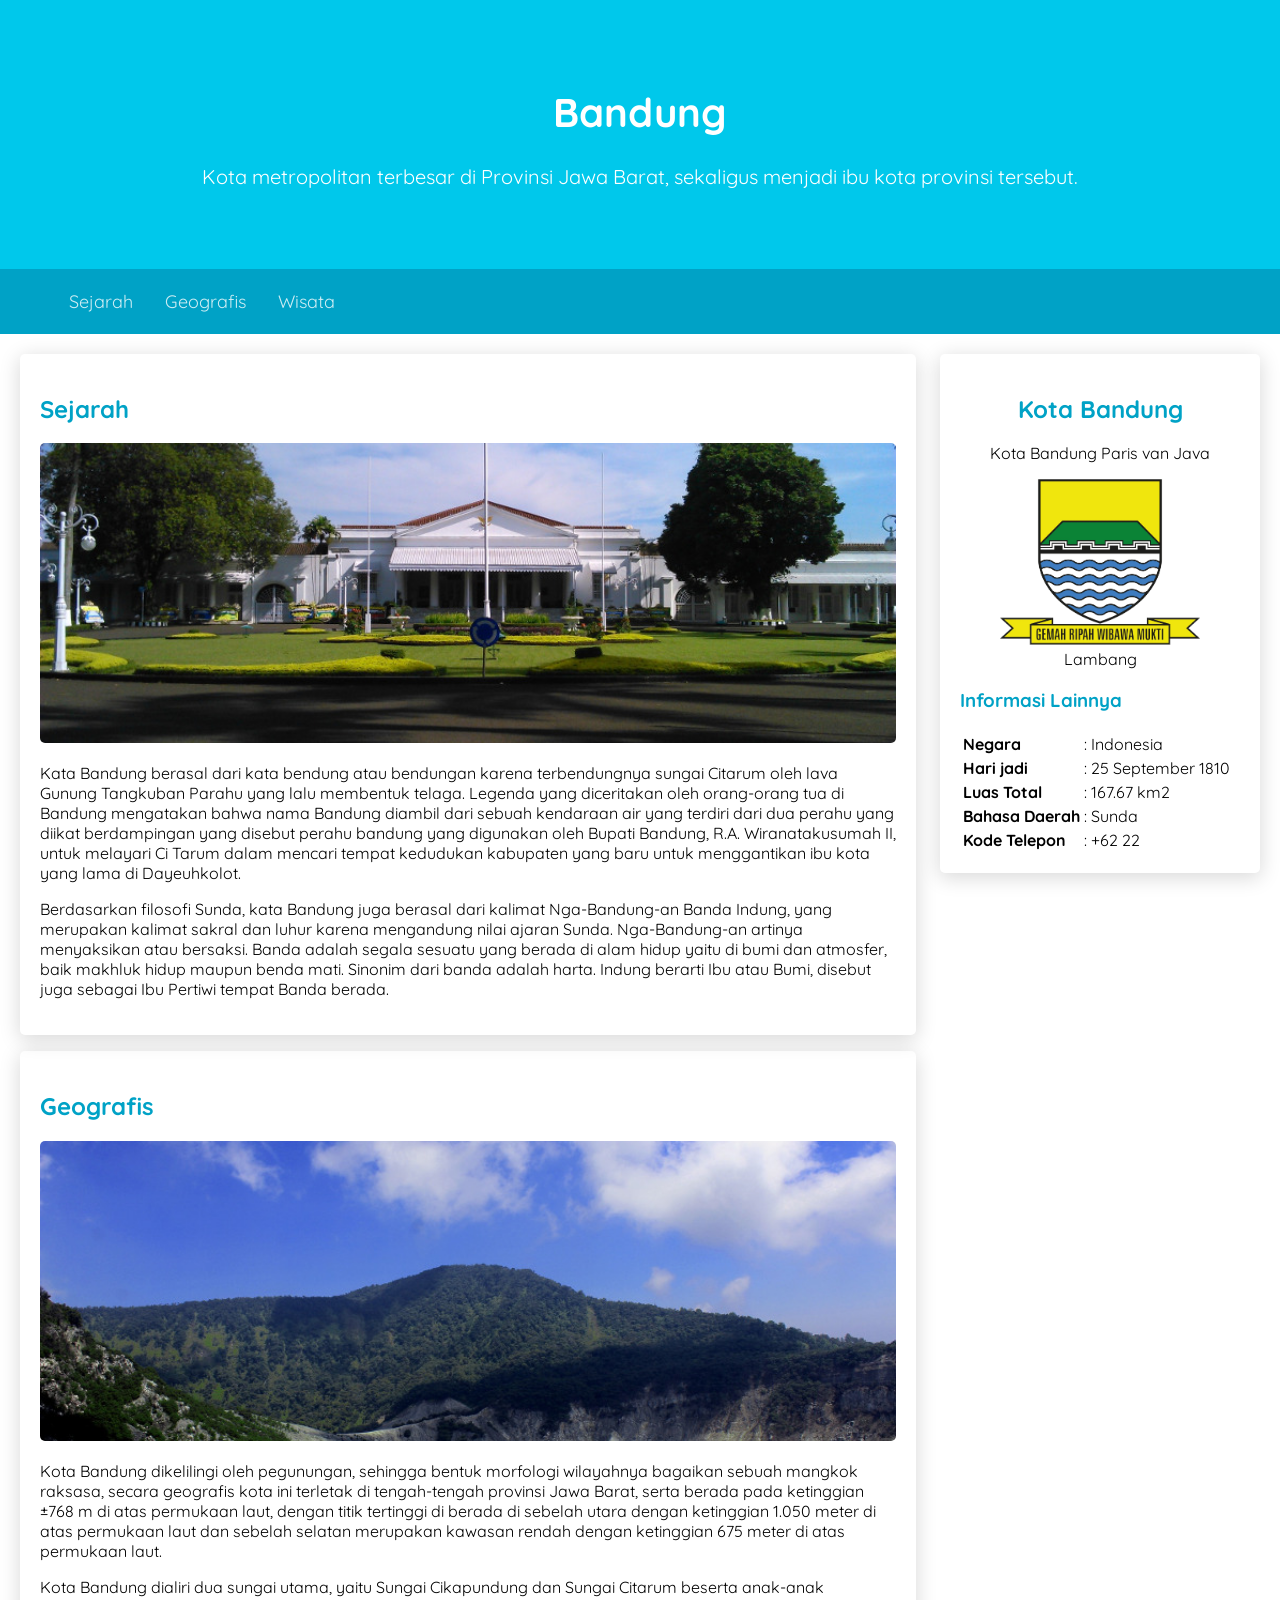
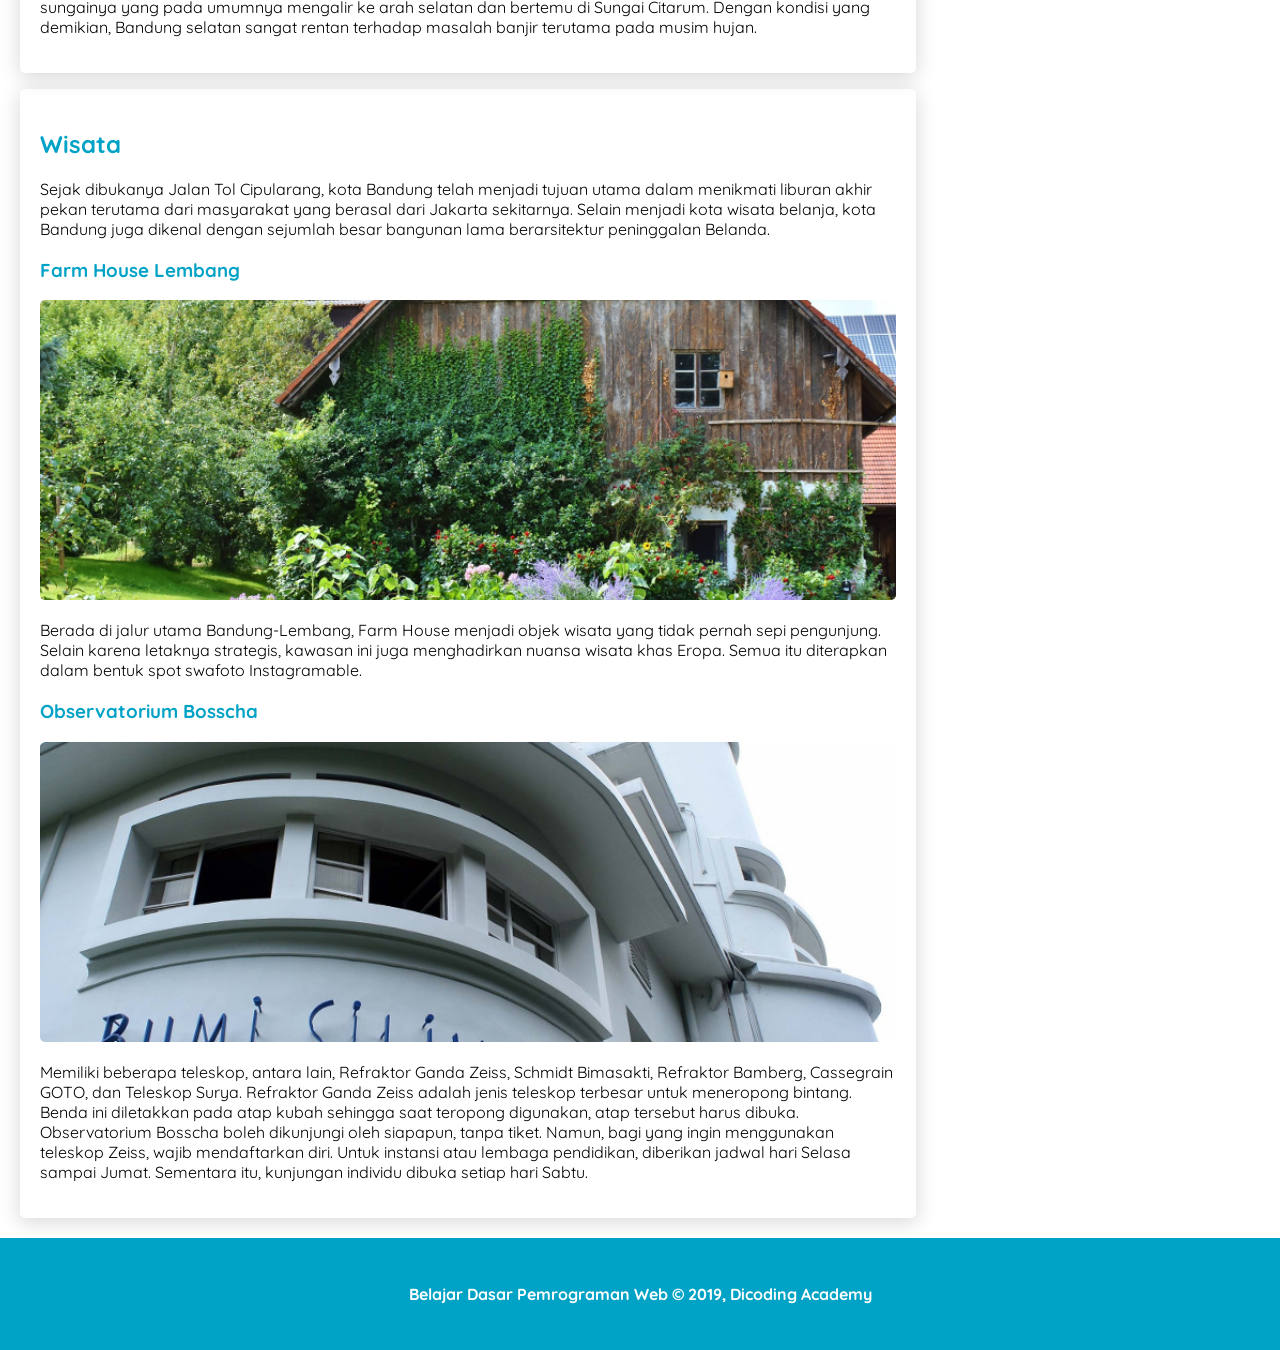
<file: index.html>
<!DOCTYPE html>
<html lang="en">

<head>
    <meta charset="UTF-8">
    <meta name="viewport" content="width=device-width, initial-scale=1.0">
    <title>Halaman Profil Bandung</title>

    <link rel="stylesheet" href="style.css">

    <link rel="preconnect" href="https://fonts.googleapis.com">
    <link rel="preconnect" href="https://fonts.gstatic.com" crossorigin>
    <link href="https://fonts.googleapis.com/css2?family=Quicksand:wght@300..700&display=swap" rel="stylesheet">
</head>

<body>
    <header>
        <div class="jumbotron">
            <h1>Bandung</h1>
            <p>Kota metropolitan terbesar di Provinsi Jawa Barat, sekaligus menjadi ibu kota provinsi tersebut.</p>
        </div>
        <nav>
            <ul>
                <li>
                    <a href="#sejarah">Sejarah</a>
                </li>
                <li>
                    <a href="#geografis">Geografis</a>
                </li>
                <li>
                    <a href="#wisata">Wisata</a>
                </li>
            </ul>
        </nav>
    </header>

    <main>
        <div id="content">
            <article id="sejarah" class="card">
                <h2>Sejarah</h2>
                <img src="/img/history.jpg" alt="Sejarah" class="featured-image">
                <p> Kata Bandung berasal dari kata bendung atau bendungan karena terbendungnya sungai Citarum oleh lava
                    Gunung
                    Tangkuban Parahu yang lalu membentuk telaga. Legenda yang diceritakan oleh orang-orang tua di
                    Bandung
                    mengatakan
                    bahwa nama Bandung diambil dari sebuah kendaraan air yang terdiri dari dua perahu yang diikat
                    berdampingan
                    yang
                    disebut perahu bandung yang digunakan oleh Bupati Bandung, R.A. Wiranatakusumah II, untuk melayari
                    Ci
                    Tarum
                    dalam mencari tempat kedudukan kabupaten yang baru untuk menggantikan ibu kota yang lama di
                    Dayeuhkolot.
                </p>

                <p> Berdasarkan filosofi Sunda, kata Bandung juga berasal dari kalimat Nga-Bandung-an Banda Indung, yang
                    merupakan
                    kalimat sakral dan luhur karena mengandung nilai ajaran Sunda. Nga-Bandung-an artinya menyaksikan
                    atau
                    bersaksi.
                    Banda adalah segala sesuatu yang berada di alam hidup yaitu di bumi dan atmosfer, baik makhluk hidup
                    maupun
                    benda mati. Sinonim dari banda adalah harta. Indung berarti Ibu atau Bumi, disebut juga sebagai Ibu
                    Pertiwi
                    tempat Banda berada.</p>
            </article>

            <article id="geografis" class="card">
                <h2>Geografis</h2>
                <img src="/img/geografis.jpg" alt="Geografis" class="featured-image">
                <p> Kota Bandung dikelilingi oleh pegunungan, sehingga bentuk morfologi wilayahnya bagaikan sebuah
                    mangkok
                    raksasa,
                    secara geografis kota ini terletak di tengah-tengah provinsi Jawa Barat, serta berada pada
                    ketinggian
                    ±768 m
                    di
                    atas permukaan laut, dengan titik tertinggi di berada di sebelah utara dengan ketinggian 1.050 meter
                    di
                    atas
                    permukaan laut dan sebelah selatan merupakan kawasan rendah dengan ketinggian 675 meter di atas
                    permukaan
                    laut.
                </p>

                <p> Kota Bandung dialiri dua sungai utama, yaitu Sungai Cikapundung dan Sungai Citarum beserta anak-anak
                    sungainya
                    yang pada umumnya mengalir ke arah selatan dan bertemu di Sungai Citarum. Dengan kondisi yang
                    demikian,
                    Bandung
                    selatan sangat rentan terhadap masalah banjir terutama pada musim hujan.</p>
            </article>

            <article id="wisata" class="card">
                <h2>Wisata</h2>
                <p> Sejak dibukanya Jalan Tol Cipularang, kota Bandung telah menjadi tujuan utama dalam menikmati
                    liburan
                    akhir
                    pekan terutama dari masyarakat yang berasal dari Jakarta sekitarnya. Selain menjadi kota wisata
                    belanja,
                    kota
                    Bandung juga dikenal dengan sejumlah besar bangunan lama berarsitektur peninggalan Belanda.</p>
                <section>
                    <h3>Farm House Lembang</h3>
                    <img src="/img/farm-house.jpg" alt="Farm House Lembang" class="featured-image">
                    <p> Berada di jalur utama Bandung-Lembang, Farm House menjadi objek wisata yang tidak pernah sepi
                        pengunjung.
                        Selain
                        karena letaknya strategis, kawasan ini juga menghadirkan nuansa wisata khas Eropa. Semua itu
                        diterapkan
                        dalam
                        bentuk spot swafoto Instagramable.</p>
                </section>

                <section>
                    <h3>Observatorium Bosscha</h3>
                    <img src="/img/bosscha.jpg" alt="Observatorium Bosscha" class="featured-image">
                    <p> Memiliki beberapa teleskop, antara lain, Refraktor Ganda Zeiss, Schmidt Bimasakti, Refraktor
                        Bamberg,
                        Cassegrain
                        GOTO, dan Teleskop Surya. Refraktor Ganda Zeiss adalah jenis teleskop terbesar untuk meneropong
                        bintang.
                        Benda
                        ini diletakkan pada atap kubah sehingga saat teropong digunakan, atap tersebut harus dibuka.
                        Observatorium
                        Bosscha boleh dikunjungi oleh siapapun, tanpa tiket. Namun, bagi yang ingin menggunakan teleskop
                        Zeiss,
                        wajib
                        mendaftarkan diri. Untuk instansi atau lembaga pendidikan, diberikan jadwal hari Selasa sampai
                        Jumat.
                        Sementara
                        itu, kunjungan individu dibuka setiap hari Sabtu.</p>
                </section>
            </article>
        </div>

        <aside>
            <article class="profile card">
                <header>
                    <h2>Kota Bandung</h2>
                    <p>Kota Bandung Paris van Java</p>
                    <figure>
                        <img src="/img/bandung-logo.png" style="width: 200px;" alt="bandung-logo">
                        <figcaption>Lambang</figcaption>
                    </figure>
                </header>

                <section>
                    <h3>Informasi Lainnya</h3>

                    <table>
                        <tr>
                            <th>Negara</th>
                            <td>:</td>
                            <td>Indonesia</td>
                        </tr>

                        <tr>
                            <th>Hari jadi</th>
                            <td>:</td>
                            <td>25 September 1810</td>
                        </tr>

                        <tr>
                            <th>Luas Total</th>
                            <td>:</td>
                            <td>167.67 km2</td>
                        </tr>

                        <tr>
                            <th>Bahasa Daerah</th>
                            <td>:</td>
                            <td>Sunda</td>
                        </tr>

                        <tr>
                            <th>Kode Telepon</th>
                            <td>:</td>
                            <td>+62 22</td>
                        </tr>

                    </table>

                </section>
            </article>
        </aside>
    </main>

    <footer>
        <p>Belajar Dasar Pemrograman Web &#169; 2019, Dicoding Academy</p>
    </footer>
</body>

</html>
</file>
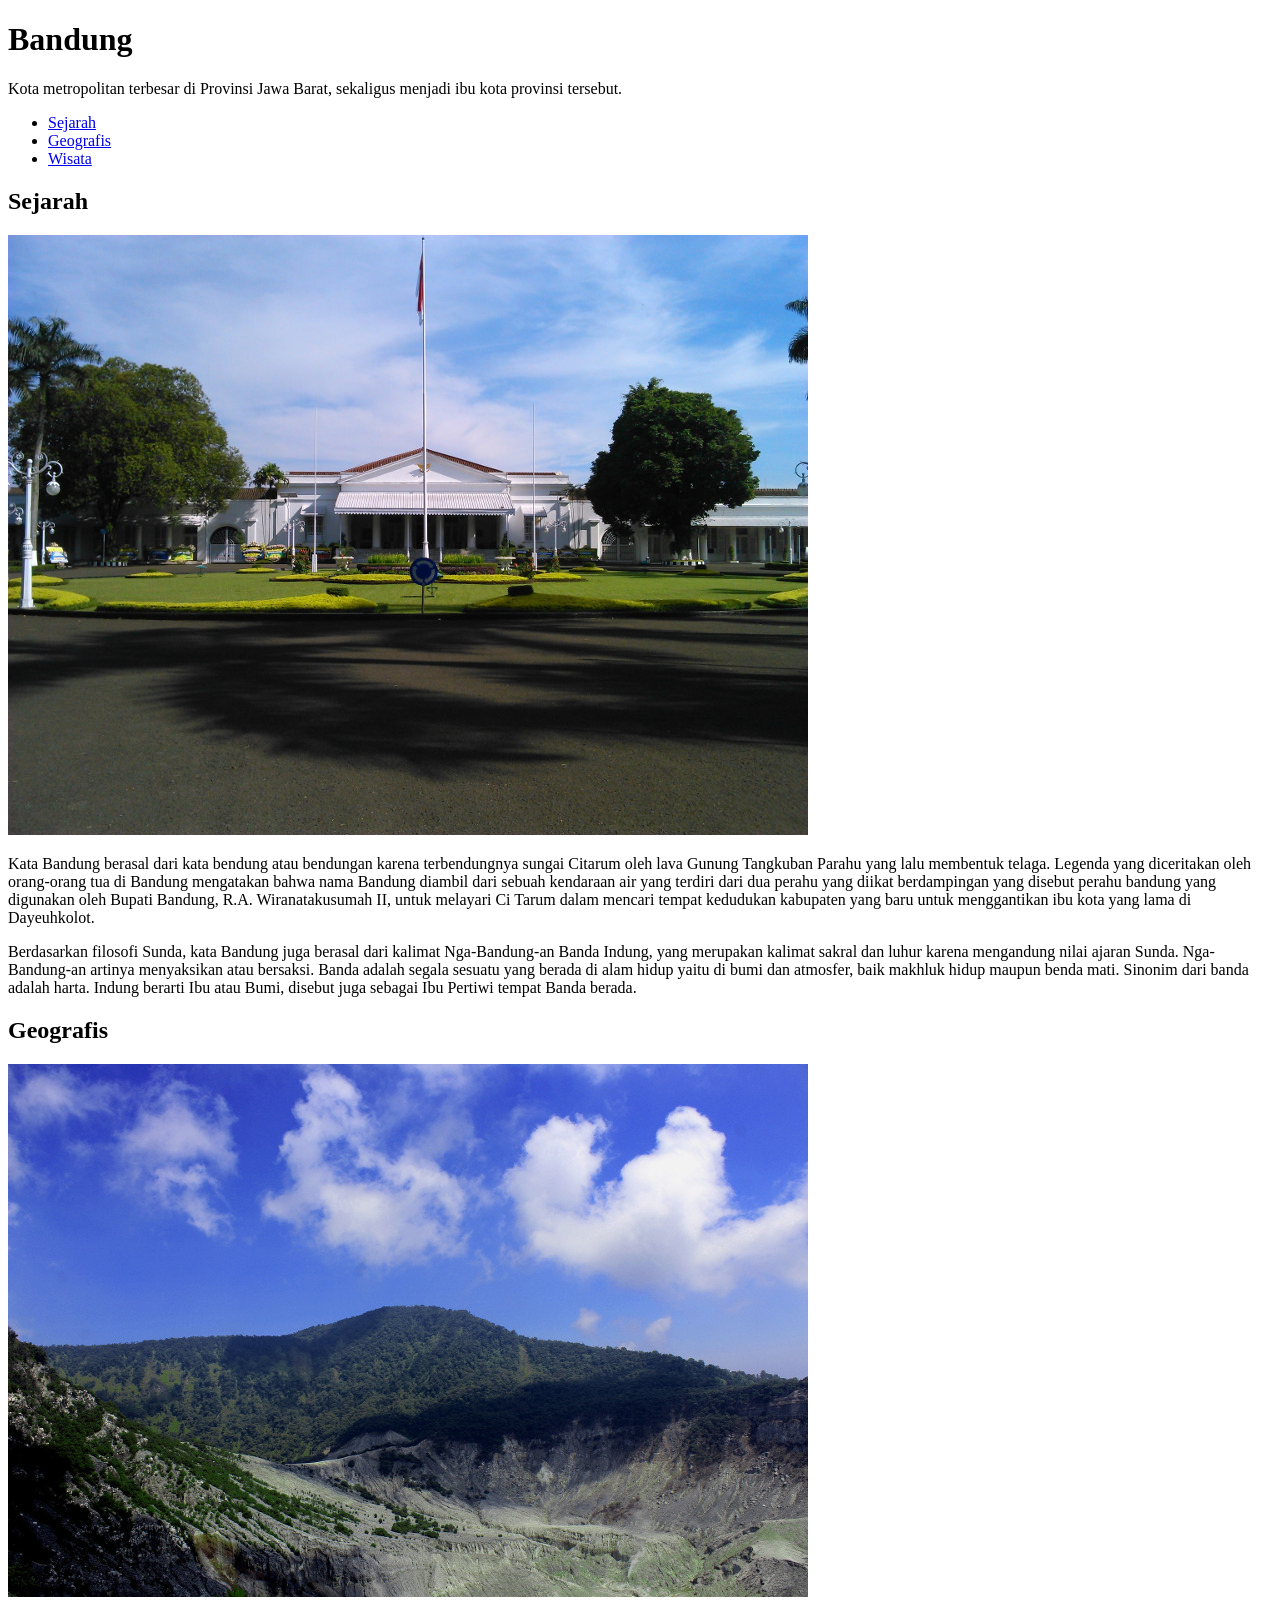
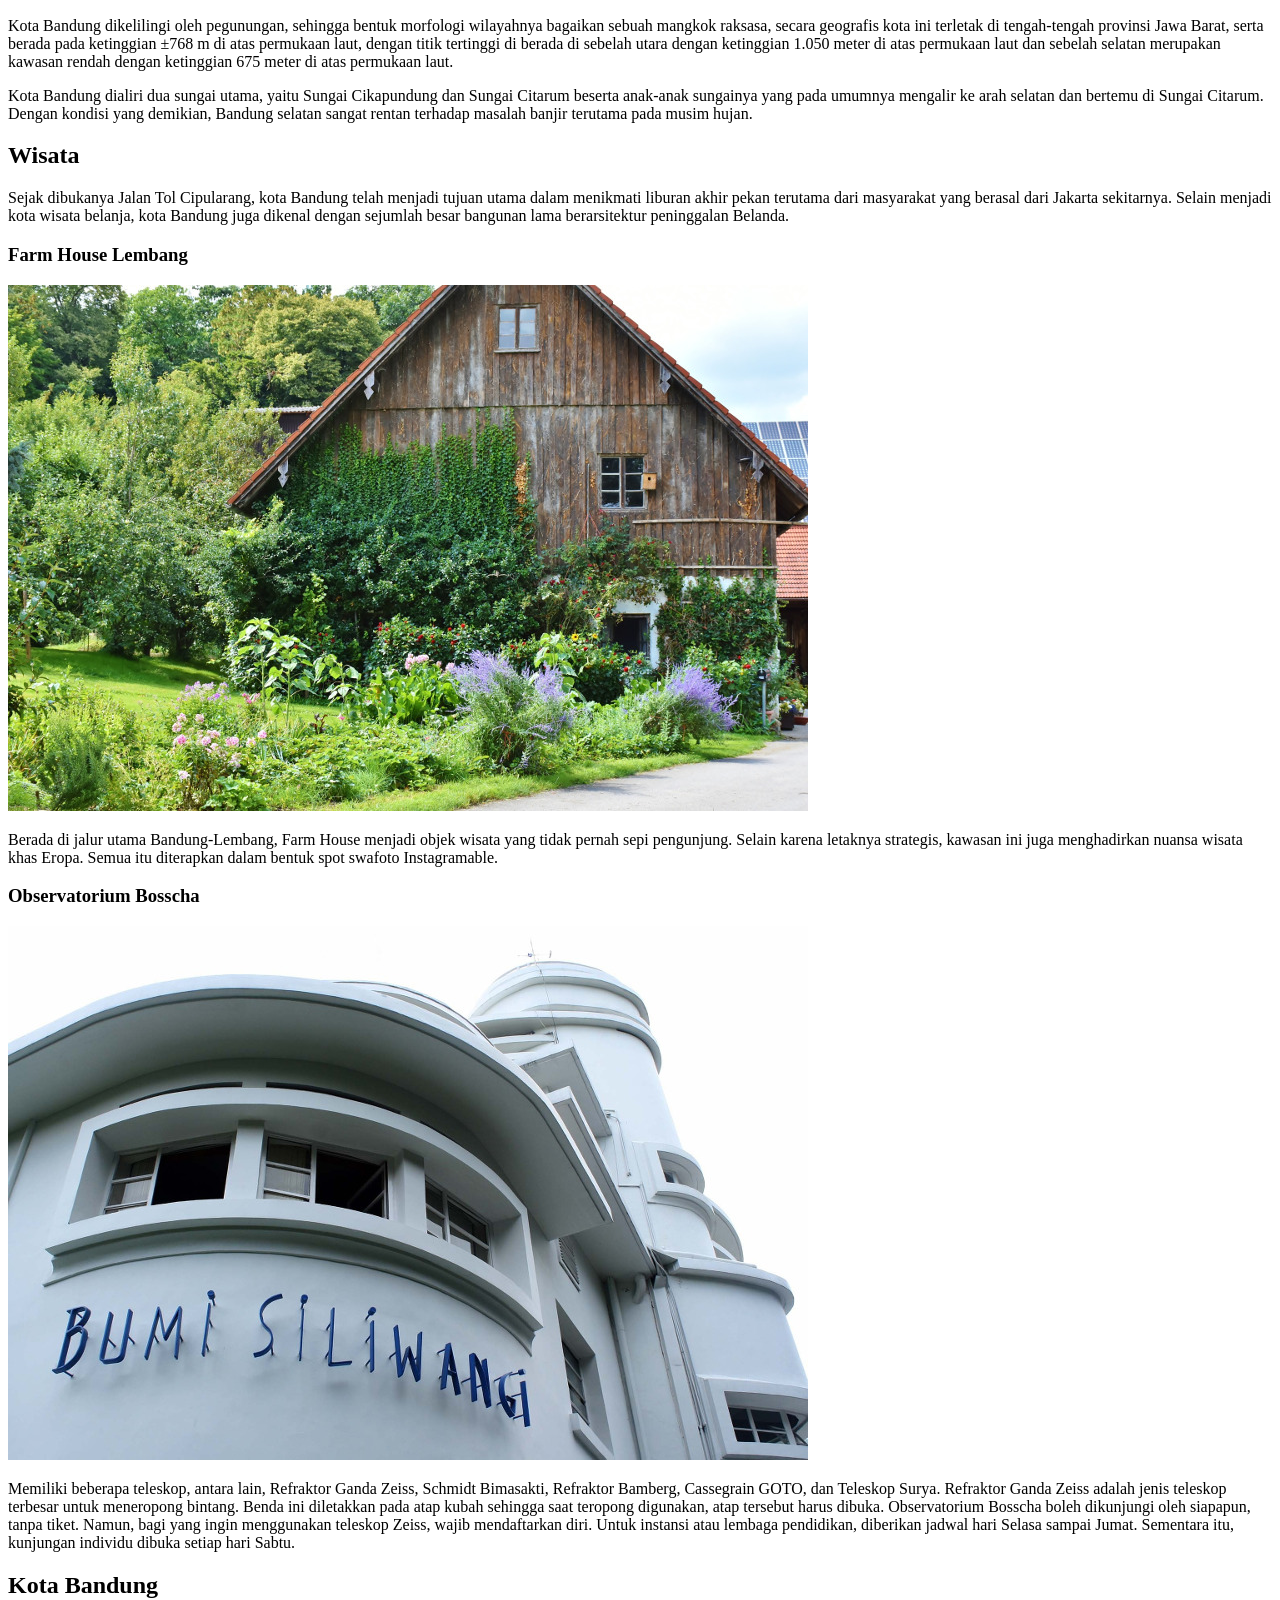
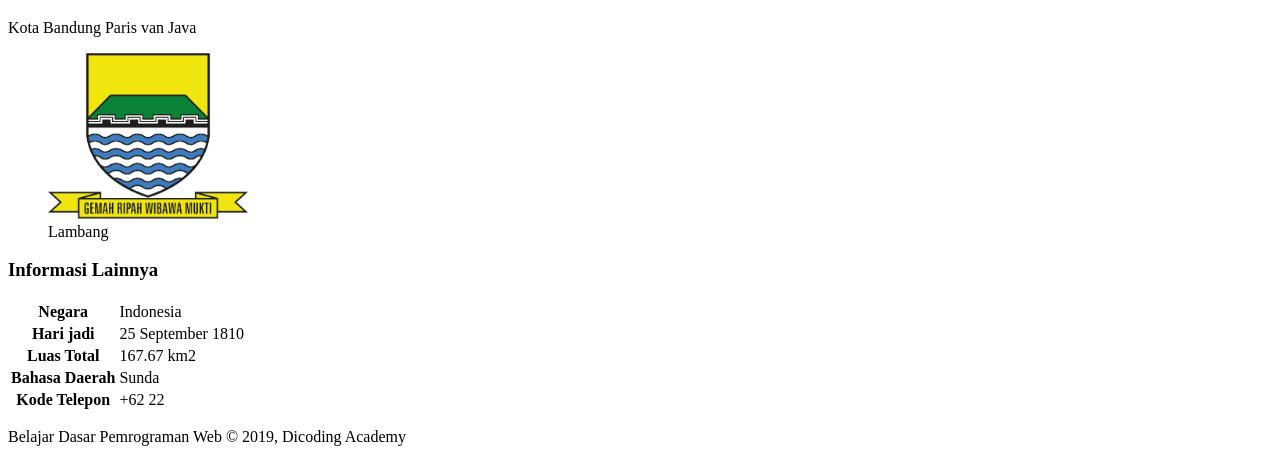
<file: app.html>
<!DOCTYPE html>
<html lang="en">

<head>
    <meta charset="UTF-8">
    <meta name="viewport" content="width=device-width, initial-scale=1.0">
    <title>Halaman Profil Bandung</title>
</head>

<body>
    <header>
        <h1>Bandung</h1>
        <p>Kota metropolitan terbesar di Provinsi Jawa Barat, sekaligus menjadi ibu kota provinsi tersebut.</p>

        <nav>
            <ul>
                <li>
                    <a href="#sejarah">Sejarah</a>
                </li>
                <li>
                    <a href="#geografis">Geografis</a>
                </li>
                <li>
                    <a href="#wisata">Wisata</a>
                </li>
            </ul>
        </nav>
    </header>

    <main>
        <div id="content">
            <article id="sejarah">
                <h2>Sejarah</h2>
                <img src="/img/history.jpg" alt="Sejarah">
                <p> Kata Bandung berasal dari kata bendung atau bendungan karena terbendungnya sungai Citarum oleh lava
                    Gunung
                    Tangkuban Parahu yang lalu membentuk telaga. Legenda yang diceritakan oleh orang-orang tua di
                    Bandung
                    mengatakan
                    bahwa nama Bandung diambil dari sebuah kendaraan air yang terdiri dari dua perahu yang diikat
                    berdampingan
                    yang
                    disebut perahu bandung yang digunakan oleh Bupati Bandung, R.A. Wiranatakusumah II, untuk melayari
                    Ci
                    Tarum
                    dalam mencari tempat kedudukan kabupaten yang baru untuk menggantikan ibu kota yang lama di
                    Dayeuhkolot.
                </p>

                <p> Berdasarkan filosofi Sunda, kata Bandung juga berasal dari kalimat Nga-Bandung-an Banda Indung, yang
                    merupakan
                    kalimat sakral dan luhur karena mengandung nilai ajaran Sunda. Nga-Bandung-an artinya menyaksikan
                    atau
                    bersaksi.
                    Banda adalah segala sesuatu yang berada di alam hidup yaitu di bumi dan atmosfer, baik makhluk hidup
                    maupun
                    benda mati. Sinonim dari banda adalah harta. Indung berarti Ibu atau Bumi, disebut juga sebagai Ibu
                    Pertiwi
                    tempat Banda berada.</p>
            </article>

            <article id="geografis">
                <h2>Geografis</h2>
                <img src="/img/geografis.jpg" alt="Geografis">
                <p> Kota Bandung dikelilingi oleh pegunungan, sehingga bentuk morfologi wilayahnya bagaikan sebuah
                    mangkok
                    raksasa,
                    secara geografis kota ini terletak di tengah-tengah provinsi Jawa Barat, serta berada pada
                    ketinggian
                    ±768 m
                    di
                    atas permukaan laut, dengan titik tertinggi di berada di sebelah utara dengan ketinggian 1.050 meter
                    di
                    atas
                    permukaan laut dan sebelah selatan merupakan kawasan rendah dengan ketinggian 675 meter di atas
                    permukaan
                    laut.
                </p>

                <p> Kota Bandung dialiri dua sungai utama, yaitu Sungai Cikapundung dan Sungai Citarum beserta anak-anak
                    sungainya
                    yang pada umumnya mengalir ke arah selatan dan bertemu di Sungai Citarum. Dengan kondisi yang
                    demikian,
                    Bandung
                    selatan sangat rentan terhadap masalah banjir terutama pada musim hujan.</p>
            </article>

            <article id="wisata">
                <h2>Wisata</h2>
                <p> Sejak dibukanya Jalan Tol Cipularang, kota Bandung telah menjadi tujuan utama dalam menikmati
                    liburan
                    akhir
                    pekan terutama dari masyarakat yang berasal dari Jakarta sekitarnya. Selain menjadi kota wisata
                    belanja,
                    kota
                    Bandung juga dikenal dengan sejumlah besar bangunan lama berarsitektur peninggalan Belanda.</p>
                <section>
                    <h3>Farm House Lembang</h3>
                    <img src="/img/farm-house.jpg" alt="Farm House Lembang">
                    <p> Berada di jalur utama Bandung-Lembang, Farm House menjadi objek wisata yang tidak pernah sepi
                        pengunjung.
                        Selain
                        karena letaknya strategis, kawasan ini juga menghadirkan nuansa wisata khas Eropa. Semua itu
                        diterapkan
                        dalam
                        bentuk spot swafoto Instagramable.</p>
                </section>

                <section>
                    <h3>Observatorium Bosscha</h3>
                    <img src="/img/bosscha.jpg" alt="Observatorium Bosscha">
                    <p> Memiliki beberapa teleskop, antara lain, Refraktor Ganda Zeiss, Schmidt Bimasakti, Refraktor
                        Bamberg,
                        Cassegrain
                        GOTO, dan Teleskop Surya. Refraktor Ganda Zeiss adalah jenis teleskop terbesar untuk meneropong
                        bintang.
                        Benda
                        ini diletakkan pada atap kubah sehingga saat teropong digunakan, atap tersebut harus dibuka.
                        Observatorium
                        Bosscha boleh dikunjungi oleh siapapun, tanpa tiket. Namun, bagi yang ingin menggunakan teleskop
                        Zeiss,
                        wajib
                        mendaftarkan diri. Untuk instansi atau lembaga pendidikan, diberikan jadwal hari Selasa sampai
                        Jumat.
                        Sementara
                        itu, kunjungan individu dibuka setiap hari Sabtu.</p>
                </section>
            </article>
        </div>

        <aside>
            <article>
                <header>
                    <h2>Kota Bandung</h2>
                    <p>Kota Bandung Paris van Java</p>
                    <figure>
                        <img src="/img/bandung-logo.png" style="width: 200px;">
                        <figcaption>Lambang</figcaption>
                    </figure>
                </header>

                <section>
                    <h3>Informasi Lainnya</h3>

                    <table>
                        <tr>
                            <th>Negara</th>
                            <td>Indonesia</td>
                        </tr>

                        <tr>
                            <th>Hari jadi</th>
                            <td>25 September 1810</td>
                        </tr>

                        <tr>
                            <th>Luas Total</th>
                            <td>167.67 km2</td>
                        </tr>

                        <tr>
                            <th>Bahasa Daerah</th>
                            <td>Sunda</td>
                        </tr>

                        <tr>
                            <th>Kode Telepon</th>
                            <td>+62 22</td>
                        </tr>

                    </table>

                </section>
            </article>
        </aside>
    </main>

    <footer>
        <p>Belajar Dasar Pemrograman Web &#169; 2019, Dicoding Academy</p>
    </footer>
</body>

</html>
</file>
<file: style.css>
* {
    box-sizing: border-box; /* used to determine the exact dimensions of the box, without being affected by padding and borders. */
}

body {
    font-family: 'Quicksand', Tahoma, Geneva, Verdana, sans-serif;
    margin: 0;
    padding: 0;
}

h2, h3 {
    color: #00a2c6;
}

.jumbotron {
    font-size: 20px;
    padding: 60px;
    background-color: #00c8eb;
    color: white;
    text-align: center;
}

header {
    display: inline;
}

nav {
    background-color: #00a2c6;
    padding: 5px;
    position: sticky;
    top: 0;
}   

nav ul {
    padding-inline: 4rem;
    display: flex;
    gap: 2rem;
}

nav li {
    list-style-type: none;
}

nav a {
    font-size: 18px;
    font-weight: 400;
    text-decoration: none;
    color: white;
    opacity: 0.8;
}

nav a:hover {
    font-weight: 600;
    opacity: 1;
}


main {
    padding: 20px;
    display: flex;
    gap: 1.5rem;
}

article {
    scroll-margin-top: 70px;
}

.profile header {
    text-align: center;
}

.featured-image {
    width: 100%;
    max-height: 300px;
    border-radius: 5px;
    object-fit: cover;
    object-position: center;
}

.profile img {
    width: 300px;
}

.card {
    box-shadow: 0px 4px 20px 1px rgba(0,0,0,0.15) ;
    border-radius: 5px;
    padding: 20px;
}


th {
    text-align: start;
}

#content {
  flex: 5;
  display: flex;
  flex-flow: column nowrap;
  gap: 1rem 2rem;
}

aside {
 flex: 1;
}

aside section {
    justify-items: center;
}

aside header {
    justify-items: center;
}

footer {
    padding: 30px;
    color: white;
    background-color: #00a2c6;
    text-align: center;
    font-weight: bold;
}

@media screen and (max-width: 1200px) {
    main {
        flex-flow: column nowrap;
    }
    
    main aside {
        align-self: center;
    }
}

@media screen and (max-width: 768px) {
    nav ul {
        justify-content: center;
    }
    main aside {
        align-self: stretch;
    }
}
</file>
